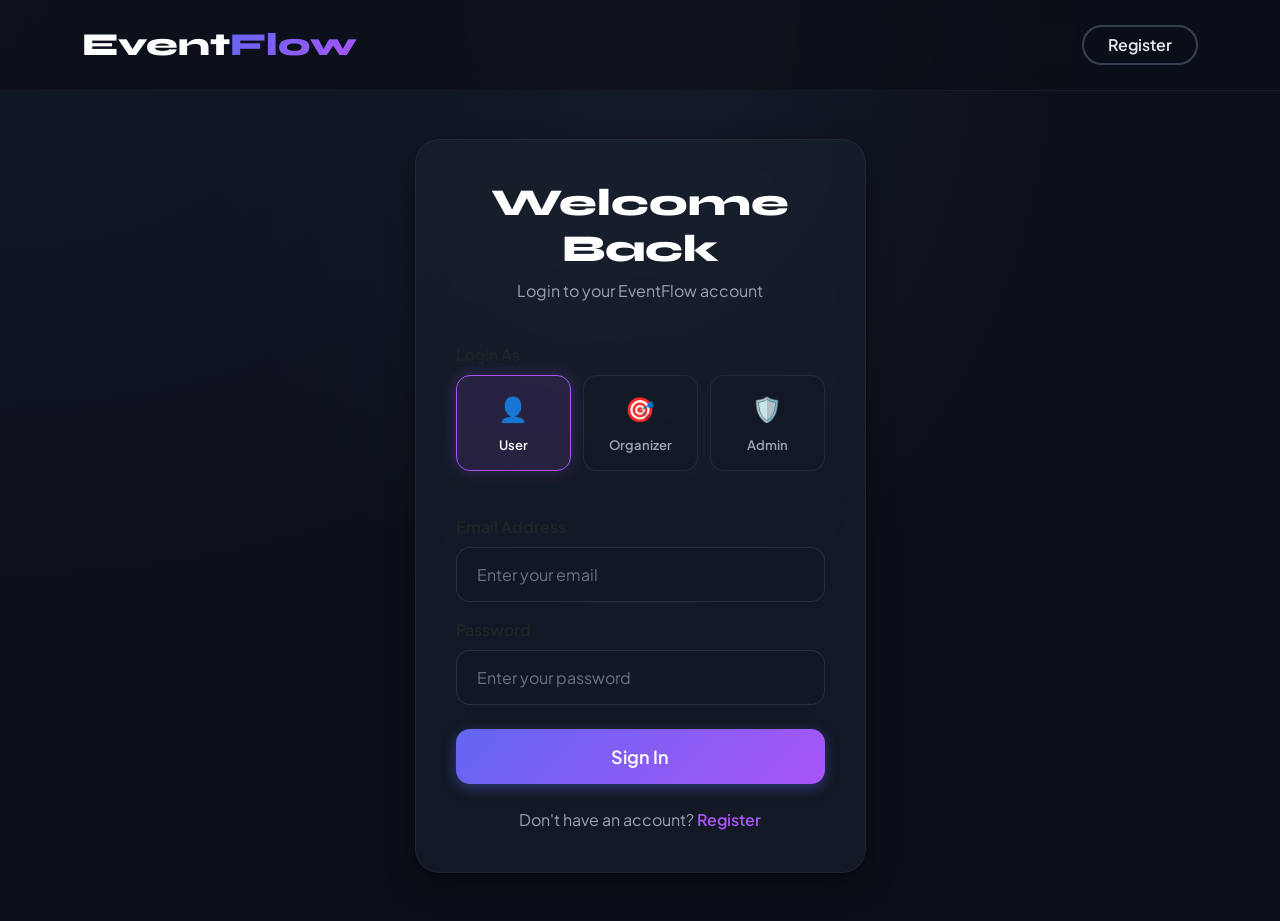
<file: src/main/resources/static/login.html>
<!DOCTYPE html>
<html lang="en">

<head>
    <meta charset="UTF-8">
    <meta name="viewport" content="width=device-width, initial-scale=1.0">
    <title>EventFlow - Login</title>

    <link href="https://cdn.jsdelivr.net/npm/bootstrap@5.3.3/dist/css/bootstrap.min.css" rel="stylesheet">
    <link href="https://fonts.googleapis.com/css2?family=Plus+Jakarta+Sans:wght@300;400;500;600;700;800&family=Syne:wght@700;800&display=swap" rel="stylesheet">

    <style>
        :root {
            --primary-gradient: linear-gradient(135deg, #6366F1 0%, #A855F7 100%);
            --bg-light-mesh: radial-gradient(at 0% 0%, rgba(17, 24, 39, 1) 0, transparent 50%),
                             radial-gradient(at 50% 0%, rgba(31, 41, 55, 0.5) 0, transparent 50%), #0B0F19;
            --card-shadow: 0 10px 30px -5px rgba(0,0,0,0.5), 0 1px 3px 0 rgba(0,0,0,0.3);
            --hover-shadow: 0 20px 40px -5px rgba(99,102,241,0.25);
        }

        html { scroll-behavior: smooth; }

        body {
            background: var(--bg-light-mesh);
            font-family: 'Plus Jakarta Sans', sans-serif;
            color: #E5E7EB;
            min-height: 100vh;
        }

        .navbar {
            backdrop-filter: blur(12px);
            -webkit-backdrop-filter: blur(12px);
            background: rgba(11, 15, 25, 0.75) !important;
            border-bottom: 1px solid rgba(255,255,255,0.05) !important;
        }

        .brand {
            font-family: 'Syne', sans-serif;
            font-weight: 800;
            font-size: 32px;
            color: #FFFFFF !important;
        }

        .brand span {
            background: var(--primary-gradient);
            -webkit-background-clip: text;
            -webkit-text-fill-color: transparent;
        }

        .btn-outline-primary {
            border: 2px solid #374151 !important;
            color: #E5E7EB !important;
            font-weight: 600;
            transition: all 0.4s cubic-bezier(0.16, 1, 0.3, 1) !important;
        }

        .btn-outline-primary:hover {
            background-color: #FFFFFF !important;
            color: #0B0F19 !important;
            border-color: #FFFFFF !important;
            transform: translateY(-3px);
        }

        .login-card {
            background: rgba(31, 41, 55, 0.4) !important;
            backdrop-filter: blur(16px);
            -webkit-backdrop-filter: blur(16px);
            border: 1px solid rgba(255,255,255,0.05) !important;
            border-radius: 24px;
            padding: 40px;
            box-shadow: var(--card-shadow) !important;
            transition: all 0.4s cubic-bezier(0.16, 1, 0.3, 1);
        }

        .login-card:hover {
            border-color: rgba(99,102,241,0.3) !important;
            box-shadow: var(--hover-shadow) !important;
        }

        .main-title {
            font-family: 'Syne', sans-serif;
            font-weight: 800;
            font-size: 38px;
            color: #FFFFFF;
        }

        .text-secondary { color: #9CA3AF !important; }

        .form-control {
            height: 55px;
            border-radius: 14px;
            background-color: rgba(17, 24, 39, 0.6) !important;
            border: 1px solid rgba(255,255,255,0.1) !important;
            color: #FFFFFF !important;
            padding: 0.75rem 1.25rem;
            transition: all 0.3s ease;
        }

        .form-control:focus {
            box-shadow: 0 0 0 3px rgba(99,102,241,0.25) !important;
            border-color: #6366F1 !important;
        }

        .form-control::placeholder { color: #6B7280; }

        .btn-login {
            background: var(--primary-gradient) !important;
            border: none !important;
            height: 55px;
            border-radius: 14px;
            font-size: 18px;
            font-weight: 600;
            color: #FFFFFF !important;
            box-shadow: 0 4px 14px 0 rgba(99,102,241,0.4);
            transition: all 0.4s cubic-bezier(0.16, 1, 0.3, 1) !important;
        }

        .btn-login:hover {
            transform: translateY(-4px);
            box-shadow: 0 8px 25px 0 rgba(99,102,241,0.6);
        }

        .btn-login:disabled {
            opacity: 0.7;
            cursor: not-allowed;
            transform: none;
        }

        /* Role Cards */
        .role-options {
            display: grid;
            grid-template-columns: repeat(3, 1fr);
            gap: 12px;
            margin-bottom: 20px;
        }

        .role-option { position: relative; }

        .role-option input {
            position: absolute;
            opacity: 0;
            pointer-events: none;
        }

        .role-card {
            background: rgba(17, 24, 39, 0.4);
            border: 1px solid rgba(255,255,255,0.08);
            border-radius: 14px;
            padding: 14px 8px;
            text-align: center;
            cursor: pointer;
            transition: all 0.3s cubic-bezier(0.16, 1, 0.3, 1);
        }

        .role-card:hover {
            border-color: rgba(99,102,241,0.4);
            background: rgba(255,255,255,0.03);
            transform: translateY(-2px);
        }

        .role-option input:checked + .role-card {
            border-color: #a855f7 !important;
            background: rgba(168, 85, 247, 0.12) !important;
            box-shadow: 0 0 15px rgba(168, 85, 247, 0.25);
        }

        .role-option input:checked + .role-card .role-label {
            color: #FFFFFF !important;
        }

        .role-icon {
            font-size: 24px;
            display: block;
            margin-bottom: 6px;
            transition: transform 0.3s ease;
        }

        .role-card:hover .role-icon { transform: scale(1.15); }

        .role-label {
            font-size: 13px;
            font-weight: 600;
            color: #9CA3AF;
            transition: color 0.3s ease;
        }

        .login-card a {
            color: #A855F7 !important;
            transition: color 0.3s ease;
        }

        .login-card a:hover { color: #EC4899 !important; }

        /* Alert Box */
        .alert-box {
            border-radius: 12px;
            padding: 12px 16px;
            font-weight: 500;
            display: none;
            margin-bottom: 16px;
        }

        .alert-box.error {
            background: rgba(239, 68, 68, 0.15);
            border: 1px solid rgba(239, 68, 68, 0.4);
            color: #FCA5A5;
        }

        .alert-box.success {
            background: rgba(34, 197, 94, 0.15);
            border: 1px solid rgba(34, 197, 94, 0.4);
            color: #86EFAC;
        }

        ::-webkit-scrollbar { width: 8px; }
        ::-webkit-scrollbar-track { background: #0B0F19; }
        ::-webkit-scrollbar-thumb {
            background: linear-gradient(#6366F1, #A855F7);
            border-radius: 20px;
        }
        ::-webkit-scrollbar-thumb:hover {
            background: linear-gradient(#A855F7, #EC4899);
        }
    </style>
</head>

<body>

<!-- NAVBAR -->
<nav class="navbar navbar-expand-lg border-bottom py-3">
    <div class="container">
        <a class="navbar-brand brand" href="#">Event<span>Flow</span></a>
        <a href="register.html" class="btn btn-outline-primary rounded-pill px-4">Register</a>
    </div>
</nav>

<!-- LOGIN SECTION -->
<div class="container py-5">
    <div class="row justify-content-center align-items-center" style="min-height:80vh;">
        <div class="col-lg-5">
            <div class="card login-card">

                <div class="text-center mb-4">
                    <h1 class="main-title">Welcome Back</h1>
                    <p class="text-secondary">Login to your EventFlow account</p>
                </div>

                <!-- ✅ Alert Box -->
                <div id="loginAlertBox" class="alert-box"></div>

                <!-- Role Selection -->
                <div class="mb-4">
                    <label class="form-label fw-semibold">Login As</label>
                    <div class="role-options">

                        <label class="role-option">
                            <input type="radio" name="loginRole" id="roleUser" value="USER" checked>
                            <div class="role-card">
                                <span class="role-icon">👤</span>
                                <span class="role-label">User</span>
                            </div>
                        </label>

                        <label class="role-option">
                            <input type="radio" name="loginRole" id="roleOrganizer" value="ORGANIZER">
                            <div class="role-card">
                                <span class="role-icon">🎯</span>
                                <span class="role-label">Organizer</span>
                            </div>
                        </label>

                        <label class="role-option">
                            <input type="radio" name="loginRole" id="roleAdmin" value="ADMIN">
                            <div class="role-card">
                                <span class="role-icon">🛡️</span>
                                <span class="role-label">Admin</span>
                            </div>
                        </label>

                    </div>
                </div>

                <!-- Email -->
                <div class="mb-3">
                    <label class="form-label fw-semibold">Email Address</label>
                    <input type="email" id="email" class="form-control" placeholder="Enter your email">
                </div>

                <!-- Password -->
                <div class="mb-4">
                    <label class="form-label fw-semibold">Password</label>
                    <input type="password" id="password" class="form-control" placeholder="Enter your password">
                </div>

                <!-- ✅ Button with id for loading state -->
                <button id="loginBtn" class="btn btn-primary w-100 btn-login" onclick="login()">
                    Sign In
                </button>

                <p class="text-center text-secondary mt-4 mb-0">
                    Don't have an account?
                    <a href="register.html" class="text-decoration-none fw-semibold">Register</a>
                </p>

            </div>
        </div>
    </div>
</div>

<!-- ✅ Script inline - no external file dependency -->
<script>
function getSelectedRole() {
    const selected = document.querySelector('input[name="loginRole"]:checked');
    return selected ? selected.value : "USER";
}

function redirectByRole(role) {
    if (role === "ADMIN") {
        window.location.href = "admin.html";
    } else if (role === "ORGANIZER") {
        window.location.href = "organizer.html";
    } else {
        window.location.href = "userdashboard.html";
    }
}

async function login() {
    const email        = document.getElementById("email").value.trim();
    const password     = document.getElementById("password").value.trim();
    const selectedRole = getSelectedRole();

    if (!email || !password) {
        showLoginAlert("Please enter email and password.", "error");
        return;
    }

    const btn = document.getElementById("loginBtn");
    btn.disabled = true;
    btn.innerText = "Signing in...";

    try {
        const response = await fetch("/api/users/login", {
            method: "POST",
            headers: { "Content-Type": "application/json" },
            body: JSON.stringify({ email, password })
        });

        let data;
        const contentType = response.headers.get("content-type") || "";

        if (contentType.includes("application/json")) {
            data = await response.json();
        } else {
            const text = await response.text();
            if (!response.ok) {
                showLoginAlert(text || "Invalid credentials", "error");
                return;
            }
            data = { token: text, role: selectedRole, email };
        }

        if (!response.ok) {
            showLoginAlert(data.message || "Invalid credentials", "error");
            return;
        }

        if (!data.token) {
            showLoginAlert("Login failed: no token received.", "error");
            return;
        }

        const accountRole = (data.role || selectedRole).toUpperCase();

        if (accountRole !== selectedRole) {
            const roleNames = { ADMIN: "Admin", ORGANIZER: "Organizer", USER: "User" };
            showLoginAlert(
                `This account is "${roleNames[accountRole] || accountRole}". ` +
                `Please select that role and try again.`,
                "error"
            );
            return;
        }

        // ✅ Save to localStorage
        localStorage.setItem("token",     data.token);
        localStorage.setItem("userEmail", data.email || email);
        localStorage.setItem("role",      accountRole);

        showLoginAlert("Login successful! Redirecting...", "success");

        setTimeout(() => redirectByRole(accountRole), 1000);

    } catch (error) {
        console.error(error);
        showLoginAlert("Cannot connect to server. Please try again.", "error");
    } finally {
        btn.disabled = false;
        btn.innerText = "Sign In";
    }
}

function showLoginAlert(message, type) {
    const box = document.getElementById("loginAlertBox");
    box.innerText = message;
    box.className = "alert-box " + type;
    box.style.display = "block";
}

document.addEventListener("keydown", function(e) {
    if (e.key === "Enter") login();
});
</script>

</body>
</html>
</file>
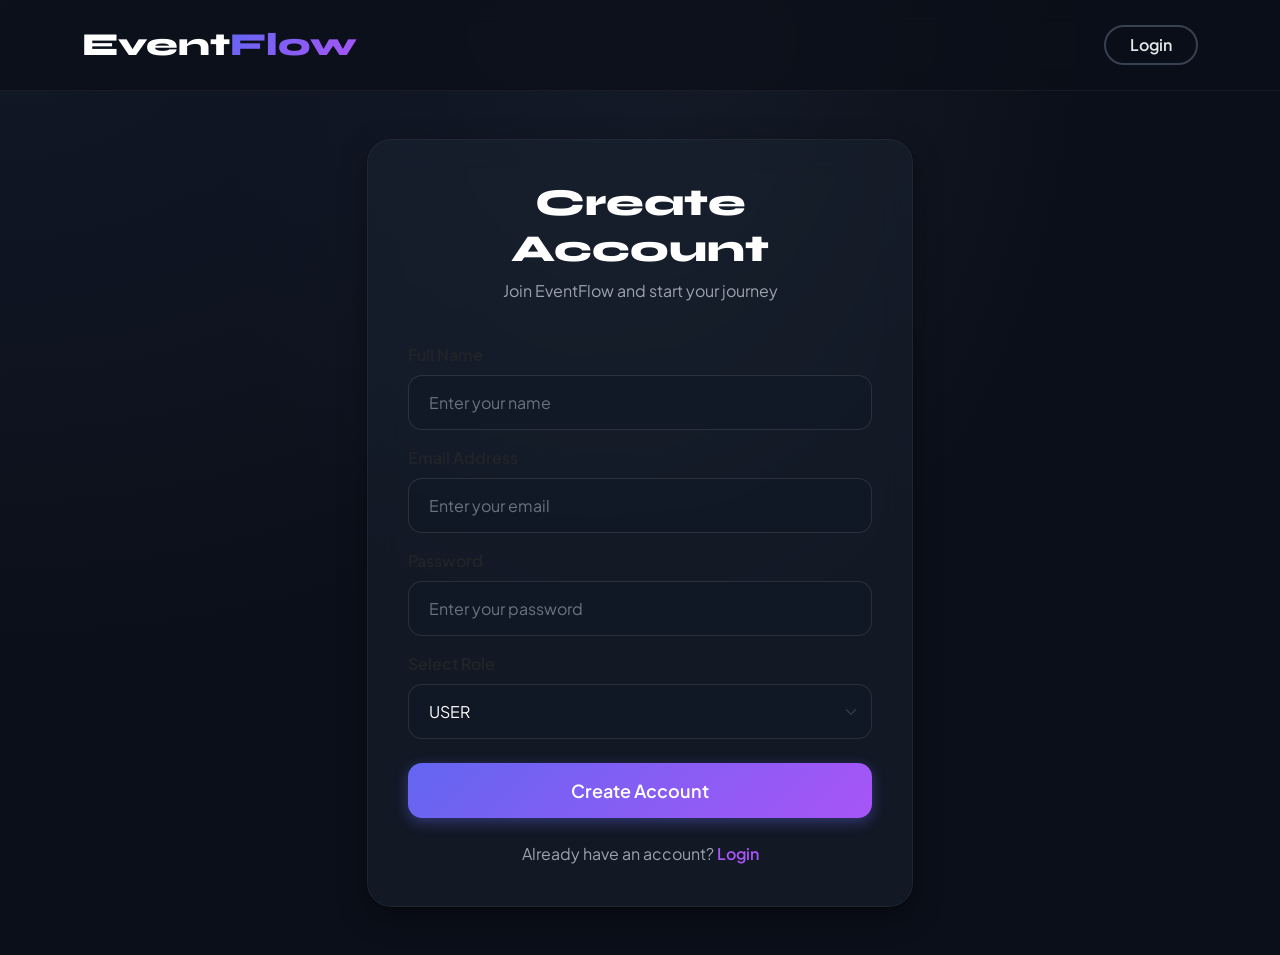
<file: src/main/resources/static/register.html>
<!DOCTYPE html>
<html lang="en">

<head>

    <meta charset="UTF-8">

    <meta name="viewport"
          content="width=device-width, initial-scale=1.0">

    <title>EventFlow - Register</title>

    <!-- Bootstrap -->
    <link href="https://cdn.jsdelivr.net/npm/bootstrap@5.3.3/dist/css/bootstrap.min.css"
          rel="stylesheet">

    <!-- Google Fonts -->
    <link href="https://fonts.googleapis.com/css2?family=Plus+Jakarta+Sans:wght@300;400;500;600;700;800&family=Syne:wght@700;800&display=swap"
          rel="stylesheet">

    <style>
        :root {
            --primary-gradient: linear-gradient(135deg, #6366F1 0%, #A855F7 100%);
            --accent-gradient: linear-gradient(135deg, #EC4899 0%, #8B5CF6 100%);
            --bg-light-mesh: radial-gradient(at 0% 0%, rgba(17, 24, 39, 1) 0, transparent 50%), radial-gradient(at 50% 0%, rgba(31, 41, 55, 0.5) 0, transparent 50%), #0B0F19;
            --card-shadow: 0 10px 30px -5px rgba(0, 0, 0, 0.5), 0 1px 3px 0 rgba(0, 0, 0, 0.3);
            --hover-shadow: 0 20px 40px -5px rgba(99, 102, 241, 0.25);
        }

        html { scroll-behavior: smooth; }

        body {
            background: var(--bg-light-mesh);
            font-family: 'Plus Jakarta Sans', sans-serif;
            color: #E5E7EB;
            min-height: 100vh;
        }

        .navbar {
            backdrop-filter: blur(12px);
            -webkit-backdrop-filter: blur(12px);
            background: rgba(11, 15, 25, 0.75) !important;
            border-bottom: 1px solid rgba(255, 255, 255, 0.05) !important;
        }

        .brand {
            font-family: 'Syne', sans-serif;
            font-weight: 800;
            font-size: 32px;
            color: #FFFFFF !important;
        }

        .brand span {
            background: var(--primary-gradient);
            -webkit-background-clip: text;
            -webkit-text-fill-color: transparent;
        }

        .btn-outline-primary {
            border: 2px solid #374151 !important;
            color: #E5E7EB !important;
            font-weight: 600;
            transition: all 0.4s cubic-bezier(0.16, 1, 0.3, 1) !important;
        }

        .btn-outline-primary:hover {
            background-color: #FFFFFF !important;
            color: #0B0F19 !important;
            border-color: #FFFFFF !important;
            transform: translateY(-3px);
        }

        .register-card {
            background: rgba(31, 41, 55, 0.4) !important;
            backdrop-filter: blur(16px);
            -webkit-backdrop-filter: blur(16px);
            border: 1px solid rgba(255, 255, 255, 0.05) !important;
            border-radius: 24px;
            padding: 40px;
            box-shadow: var(--card-shadow) !important;
            transition: all 0.4s cubic-bezier(0.16, 1, 0.3, 1);
        }

        .register-card:hover {
            border-color: rgba(99, 102, 241, 0.3) !important;
            box-shadow: var(--hover-shadow) !important;
        }

        .main-title {
            font-family: 'Syne', sans-serif;
            font-weight: 800;
            font-size: 38px;
            color: #FFFFFF;
        }

        .text-secondary { color: #9CA3AF !important; }

        .form-control,
        .form-select {
            height: 55px;
            border-radius: 14px;
            background-color: rgba(17, 24, 39, 0.6) !important;
            border: 1px solid rgba(255, 255, 255, 0.1) !important;
            color: #FFFFFF !important;
            padding: 0.75rem 1.25rem;
            transition: all 0.3s ease;
        }

        .form-control:focus,
        .form-select:focus {
            box-shadow: 0 0 0 3px rgba(99, 102, 241, 0.25) !important;
            border-color: #6366F1 !important;
        }

        .form-control::placeholder { color: #6B7280; }

        .form-select option {
            background-color: #111827;
            color: #FFFFFF;
        }

        .btn-register {
            background: var(--primary-gradient) !important;
            border: none !important;
            height: 55px;
            border-radius: 14px;
            font-weight: 600;
            font-size: 18px;
            color: #FFFFFF !important;
            box-shadow: 0 4px 14px 0 rgba(99, 102, 241, 0.4);
            transition: all 0.4s cubic-bezier(0.16, 1, 0.3, 1) !important;
        }

        .btn-register:hover {
            transform: translateY(-4px);
            box-shadow: 0 8px 25px 0 rgba(99, 102, 241, 0.6);
        }

        .btn-register:disabled {
            opacity: 0.7;
            cursor: not-allowed;
            transform: none;
        }

        .register-card a {
            color: #A855F7 !important;
            transition: color 0.3s ease;
        }

        .register-card a:hover { color: #EC4899 !important; }

        /* Error / Success message */
        .alert-box {
            border-radius: 12px;
            padding: 12px 16px;
            font-weight: 500;
            display: none;
            margin-bottom: 16px;
        }

        .alert-box.error {
            background: rgba(239, 68, 68, 0.15);
            border: 1px solid rgba(239, 68, 68, 0.4);
            color: #FCA5A5;
        }

        .alert-box.success {
            background: rgba(34, 197, 94, 0.15);
            border: 1px solid rgba(34, 197, 94, 0.4);
            color: #86EFAC;
        }

        ::-webkit-scrollbar { width: 8px; }
        ::-webkit-scrollbar-track { background: #0B0F19; }
        ::-webkit-scrollbar-thumb {
            background: linear-gradient(#6366F1, #A855F7);
            border-radius: 20px;
        }
        ::-webkit-scrollbar-thumb:hover {
            background: linear-gradient(#A855F7, #EC4899);
        }
    </style>

</head>

<body>

<!-- NAVBAR -->
<nav class="navbar navbar-expand-lg bg-white border-bottom py-3">
    <div class="container">
        <a class="navbar-brand brand" href="#">
            Event<span>Flow</span>
        </a>
        <a href="login.html" class="btn btn-outline-primary rounded-pill px-4">
            Login
        </a>
    </div>
</nav>

<!-- REGISTER SECTION -->
<div class="container py-5">
    <div class="row justify-content-center">
        <div class="col-lg-6">
            <div class="card register-card">

                <div class="text-center mb-4">
                    <h1 class="main-title">Create Account</h1>
                    <p class="text-secondary">Join EventFlow and start your journey</p>
                </div>

                <!-- Alert Box -->
                <div id="alertBox" class="alert-box"></div>

                <!-- Name -->
                <div class="mb-3">
                    <label class="form-label fw-semibold">Full Name</label>
                    <input type="text" id="name" class="form-control" placeholder="Enter your name">
                </div>

                <!-- Email -->
                <div class="mb-3">
                    <label class="form-label fw-semibold">Email Address</label>
                    <input type="email" id="email" class="form-control" placeholder="Enter your email">
                </div>

                <!-- Password -->
                <div class="mb-3">
                    <label class="form-label fw-semibold">Password</label>
                    <input type="password" id="password" class="form-control" placeholder="Enter your password">
                </div>

                <!-- Role -->
                <div class="mb-4">
                    <label class="form-label fw-semibold">Select Role</label>
                    <select id="role" class="form-select">
                        <option value="USER">USER</option>
                        <option value="ORGANIZER">ORGANIZER</option>
                         <option value="ADMIN">ADMIN</option>
                    </select>
                </div>

                <!-- Button -->
                <button id="registerBtn" class="btn btn-primary w-100 btn-register" onclick="registerUser()">
                    Create Account
                </button>

                <p class="text-center text-secondary mt-4 mb-0">
                    Already have an account?
                    <a href="login.html" class="text-decoration-none fw-semibold">Login</a>
                </p>

            </div>
        </div>
    </div>
</div>

<script>

async function registerUser() {

    const name     = document.getElementById("name").value.trim();
    const email    = document.getElementById("email").value.trim();
    const password = document.getElementById("password").value.trim();
    const role     = document.getElementById("role").value;
    const btn      = document.getElementById("registerBtn");
    const alertBox = document.getElementById("alertBox");

    // ---- Basic Validation ----
    alertBox.style.display = "none";
    alertBox.className = "alert-box";

    if (!name || !email || !password) {
        showAlert("Please fill in all fields.", "error");
        return;
    }

    if (password.length < 6) {
        showAlert("Password must be at least 6 characters.", "error");
        return;
    }

    // ---- Loading State ----
    btn.disabled = true;
    btn.innerText = "Creating Account...";

    const user = { name, email, password, role };

    try {

        // ✅ FIXED: Relative URL — works on localhost AND Render
        const response = await fetch("/api/users/register", {
            method: "POST",
            headers: {
                "Content-Type": "application/json"
            },
            body: JSON.stringify(user)
        });

        if (response.ok) {

            showAlert("Registration Successful! Redirecting to login...", "success");

            setTimeout(() => {
                window.location.href = "login.html";
            }, 1500);

        } else {

            // Try to read error message from backend
            let errorMsg = "Registration Failed. Please try again.";

            try {
                const errData = await response.json();
                if (errData.message) errorMsg = errData.message;
            } catch (e) { /* ignore parse error */ }

            showAlert(errorMsg, "error");
        }

    } catch (error) {

        console.error("Register Error:", error);
        showAlert("Cannot connect to server. Please try again later.", "error");

    } finally {

        btn.disabled = false;
        btn.innerText = "Create Account";
    }
}

function showAlert(message, type) {
    const alertBox = document.getElementById("alertBox");
    alertBox.innerText = message;
    alertBox.className = "alert-box " + type;
    alertBox.style.display = "block";
}

// Allow Enter key to submit
document.addEventListener("keydown", function(e) {
    if (e.key === "Enter") registerUser();
});

</script>

</body>
</html>
</file>
